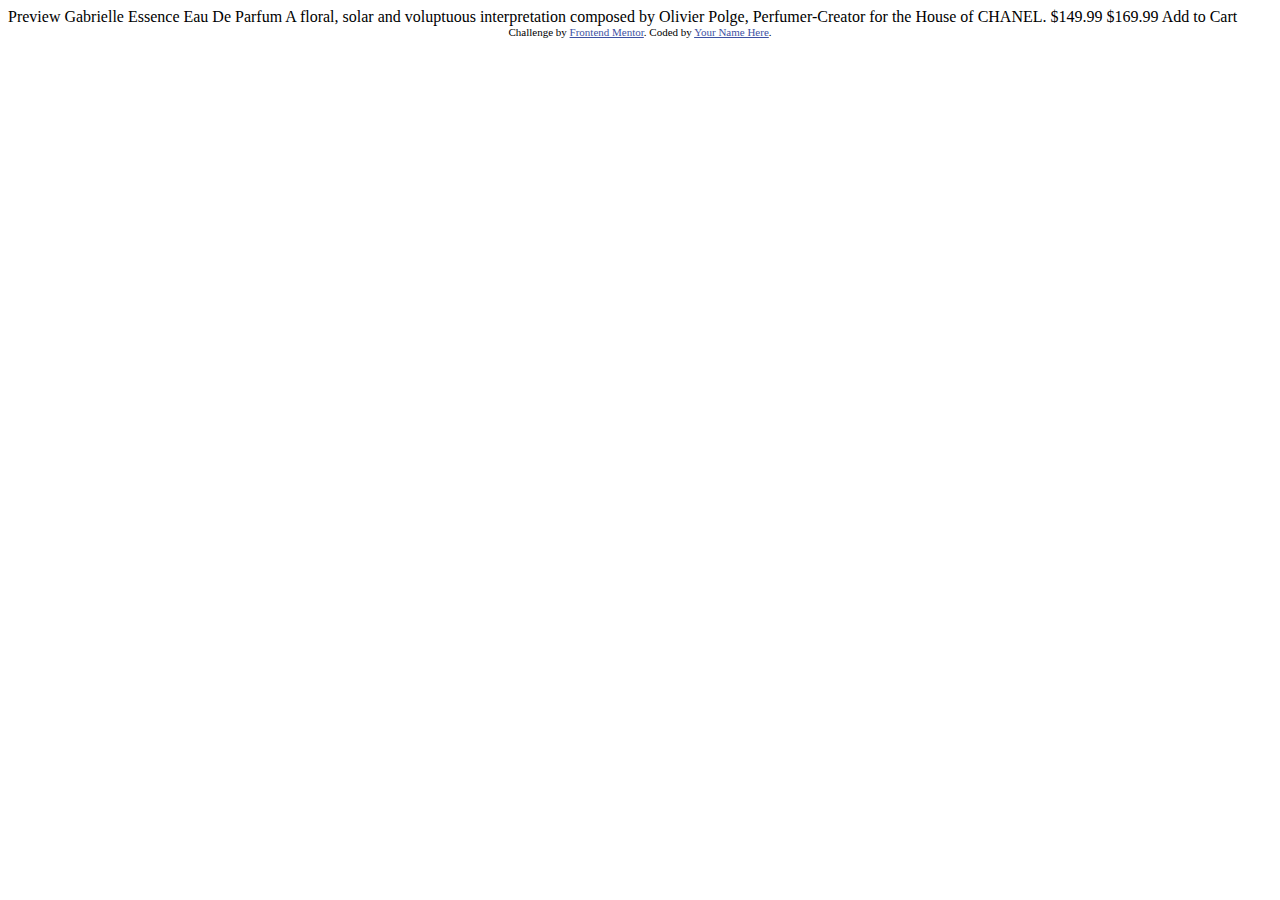
<file: 01_ProductPreviewCardComponent/index.html>
<!DOCTYPE html>
<html lang="en">
<head>
  <meta charset="UTF-8">
  <meta name="viewport" content="width=device-width, initial-scale=1.0"> <!-- displays site properly based on user's device -->

  <link rel="icon" type="image/png" sizes="32x32" href="./images/favicon-32x32.png">
  
  <title>Frontend Mentor | Product preview card component</title>

  <!-- Feel free to remove these styles or customise in your own stylesheet 👍 -->
  <style>
    .attribution { font-size: 11px; text-align: center; }
    .attribution a { color: hsl(228, 45%, 44%); }
  </style>
</head>
<body>

  Preview

  Gabrielle Essence Eau De Parfum

  A floral, solar and voluptuous interpretation composed by Olivier Polge, 
  Perfumer-Creator for the House of CHANEL.

  $149.99
  $169.99

  Add to Cart
  
  <div class="attribution">
    Challenge by <a href="https://www.frontendmentor.io?ref=challenge" target="_blank">Frontend Mentor</a>. 
    Coded by <a href="#">Your Name Here</a>.
  </div>
</body>
</html>
</file>
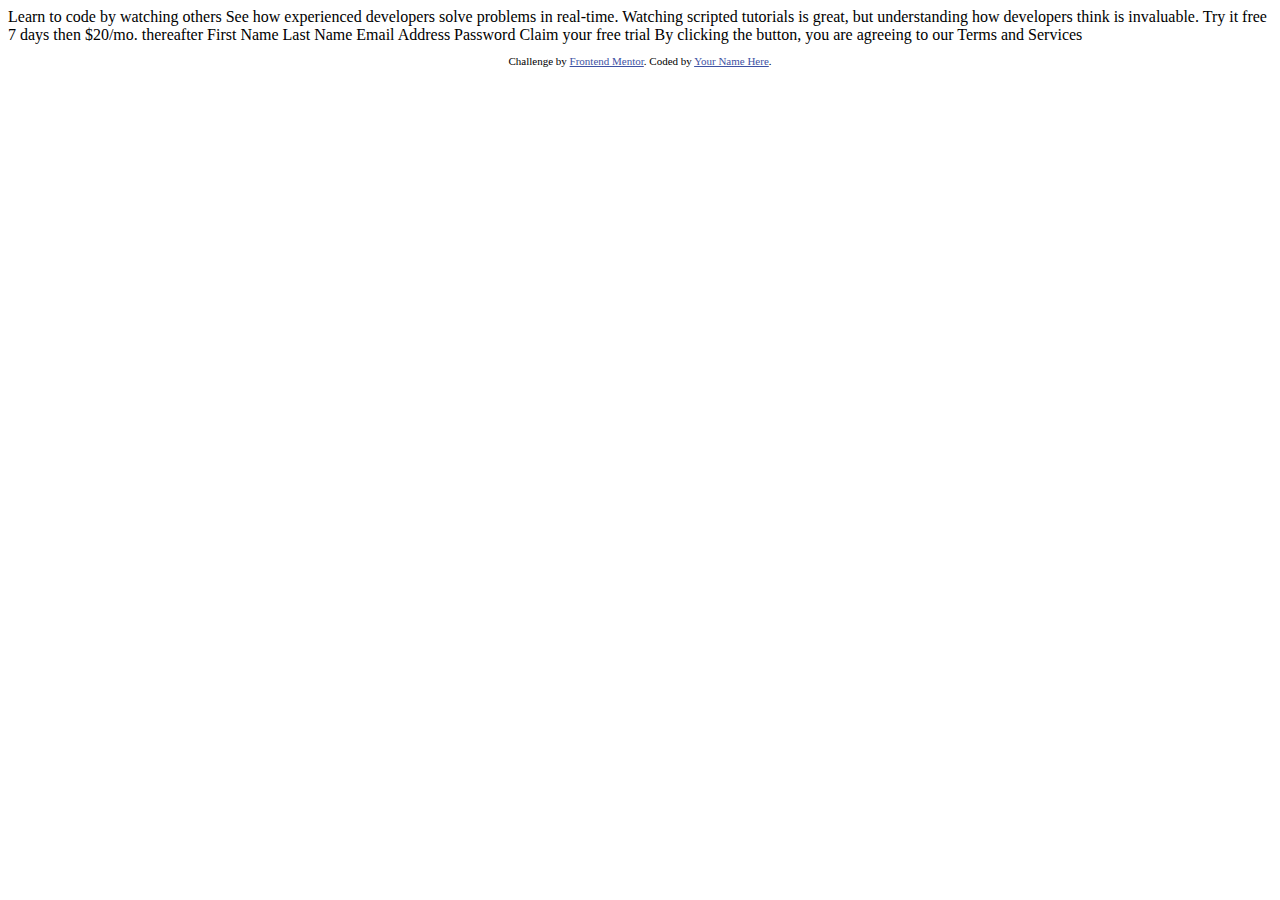
<file: 04_Sign_Up/index.html>
<!DOCTYPE html>
<html lang="en">
<head>
  <meta charset="UTF-8">
  <meta name="viewport" content="width=device-width, initial-scale=1.0"> <!-- displays site properly based on user's device -->

  <link rel="icon" type="image/png" sizes="32x32" href="./images/favicon-32x32.png">
  
  <title>Frontend Mentor | Intro component with sign up form</title>

  <!-- Feel free to remove these styles or customise in your own stylesheet 👍 -->
  <style>
    .attribution { font-size: 11px; text-align: center; }
    .attribution a { color: hsl(228, 45%, 44%); }
  </style>
</head>
<body>

  Learn to code by watching others

  See how experienced developers solve problems in real-time. Watching scripted tutorials is great, 
  but understanding how developers think is invaluable. 

  Try it free 7 days then $20/mo. thereafter

  First Name 
  Last Name 
  Email Address
  Password

  Claim your free trial 

  By clicking the button, you are agreeing to our Terms and Services
  
  <footer>
    <p class="attribution">
      Challenge by <a href="https://www.frontendmentor.io?ref=challenge" target="_blank">Frontend Mentor</a>. 
      Coded by <a href="#">Your Name Here</a>.
    </p>
  </footer>
</body>
</html>
</file>
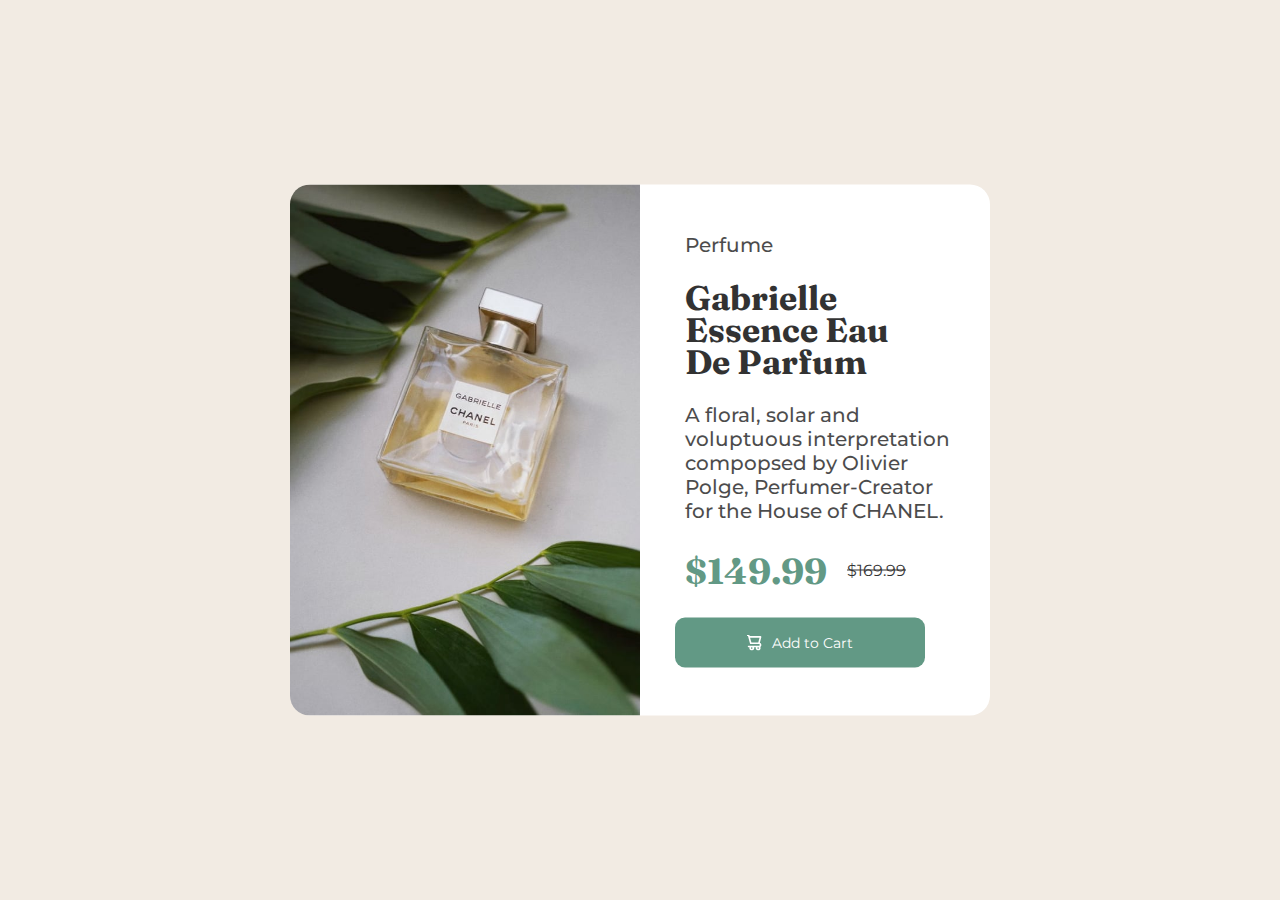
<file: 01_Product_Preview_Card_Component/solution/index.html>
<!DOCTYPE html>
<html lang="en">
  <head>
    <meta charset="UTF-8" />
    <meta name="viewport" content="width=device-width, initial-scale=1.0" />
    <!-- displays site properly based on user's device -->

    <link
      rel="icon"
      type="image/png"
      sizes="32x32"
      href="./images/favicon-32x32.png"
    />

    <link rel="preconnect" href="https://fonts.googleapis.com" />
    <link rel="preconnect" href="https://fonts.gstatic.com" crossorigin />
    <link
      href="https://fonts.googleapis.com/css2?family=Fraunces:opsz,wght@9..144,700&family=Montserrat:wght@500;700&display=swap"
      rel="stylesheet"
    />

    <title>Frontend Mentor | Product preview card component</title>

    <link rel="stylesheet" href="./style.css" />
    <style>
      .attribution {
        font-size: 11px;
        text-align: center;
      }
      .attribution a {
        color: hsl(228, 45%, 44%);
      }
    </style>
  </head>
  <body>
    <div id="box">
      <div class="img_box">
        <img
          src="../images/image-product-desktop.jpg"
          alt="Perfume"
          width="350"
          id="product"
        />
      </div>
      <article class="white">
        <section id="product_category" class="white thin">Perfume</section>
        <section id="title" class="white">
          Gabrielle Essence Eau De Parfum
        </section>
        <section id="text" class="white thin">
          A floral, solar and voluptuous interpretation compopsed by Olivier
          Polge, Perfumer-Creator for the House of CHANEL.
        </section>
        <section id="price" class="white">
          <div id="price_tag" class="white">$149.99</div>
          <div id="without_discount_price" class="white">$169.99</div>
        </section>
        <button id="add_to_cart">
          <img src="../images/icon-cart.svg" id="cart" /> Add to Cart
        </button>
      </article>
    </div>
  </body>
</html>
</file>
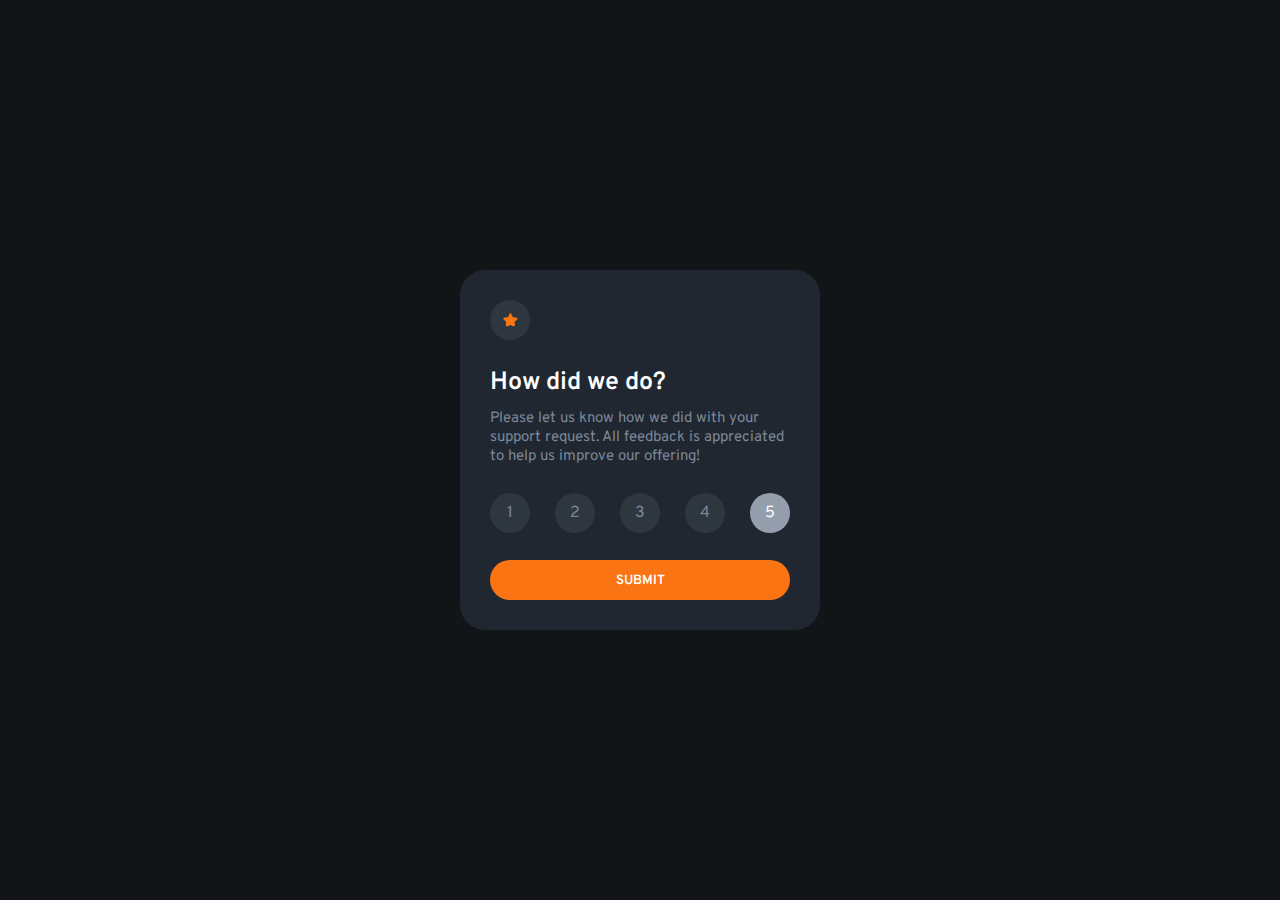
<file: 02_Interactive_Rating_Component/solution/index.html>
<!DOCTYPE html>
<html lang="en">
  <head>
    <meta charset="UTF-8" />
    <meta name="viewport" content="width=device-width, initial-scale=1.0" />
    <!-- displays site properly based on user's device -->

    <link
      rel="icon"
      type="image/png"
      sizes="32x32"
      href="../images/favicon-32x32.png"
    />

    <title>Frontend Mentor | Interactive rating component</title>

    <link rel="stylesheet" href="./style.css" />

    <link rel="preconnect" href="https://fonts.googleapis.com" />
    <link rel="preconnect" href="https://fonts.gstatic.com" crossorigin />
    <link
      href="https://fonts.googleapis.com/css2?family=Overpass:wght@400;700&display=swap"
      rel="stylesheet"
    />

    <script src="./functionality.js"></script>
  </head>
  <body>
    <!-- Rating state start -->

    <div class="font rating_box">
      <div class="star"><img src="../images/icon-star.svg" /></div>

      <div class="text_start">
        <h1>How did we do?</h1>

        <p>
          Please let us know how we did with your support request. All feedback
          is appreciated to help us improve our offering!
        </p>
      </div>

      <div class="rating_numbers">
        <label class="label1">
          <input type="radio" value="1" name="rating" />
          <div class="circle">1</div>
        </label>
        <label class="label2">
          <input type="radio" value="2" name="rating" />
          <div class="circle">2</div>
        </label>
        <label class="label3">
          <input type="radio" value="3" name="rating" />
          <div class="circle">3</div>
        </label>
        <label class="label4">
          <input type="radio" value="4" name="rating" />
          <div class="circle">4</div>
        </label>
        <label class="label5">
          <input type="radio" value="5" name="rating" checked />
          <div class="circle">5</div>
        </label>
      </div>

      <button class="orange_white font" onclick="change_div()">SUBMIT</button>
    </div>

    <!-- Thank you state start -->

    <div class="thank_you_box font">
      <img src="../images/illustration-thank-you.svg" />

      <div class="blue_orange">
        You selected&nbsp;<span id="choice"></span>&nbsp;out of 5
      </div>

      <div class="text_end">
        <h1>Thank you!</h1>

        <p>
          We appreciate you taking the time to give a rating. If you ever need
          more support, don’t hesitate to get in touch!
        </p>
      </div>
    </div>
  </body>
</html>
</file>
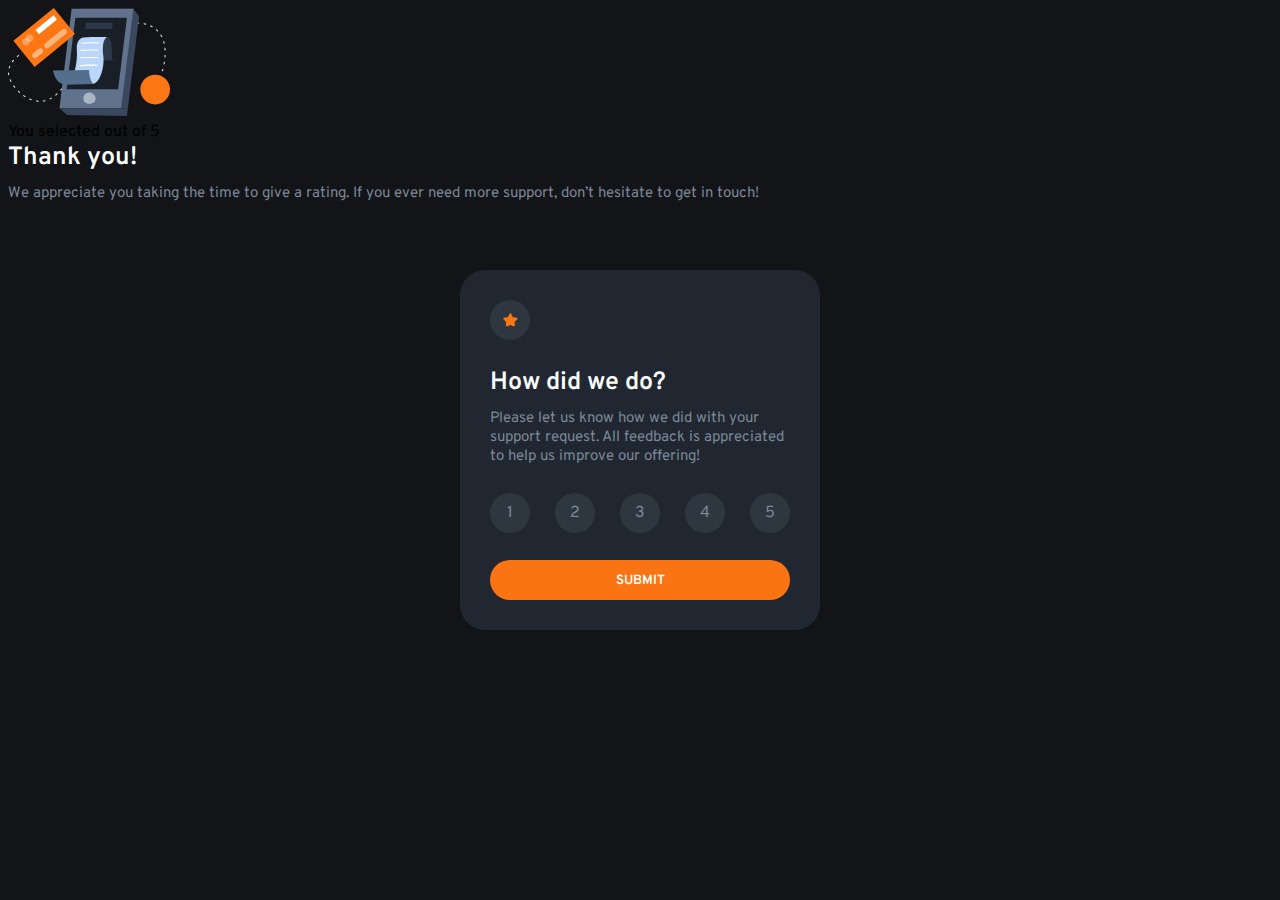
<file: 02_InteractiveRatingComponent/solution/index.html>
<!DOCTYPE html>
<html lang="en">
  <head>
    <meta charset="UTF-8" />
    <meta name="viewport" content="width=device-width, initial-scale=1.0" />
    <!-- displays site properly based on user's device -->

    <link
      rel="icon"
      type="image/png"
      sizes="32x32"
      href="../images/favicon-32x32.png"
    />

    <script src="./functionality.js"></script>

    <title>Frontend Mentor | Interactive rating component</title>

    <link rel="stylesheet" href="./style.css" />

    <link rel="preconnect" href="https://fonts.googleapis.com" />
    <link rel="preconnect" href="https://fonts.gstatic.com" crossorigin />
    <link
      href="https://fonts.googleapis.com/css2?family=Overpass:wght@400;700&display=swap"
      rel="stylesheet"
    />
  </head>
  <body>
    <!-- Rating state start -->

    <div class="font rating_box">
      <div class="star"><img src="../images/icon-star.svg" /></div>

      <div class="text">
        <h1>How did we do?</h1>

        <p>
          Please let us know how we did with your support request. All feedback
          is appreciated to help us improve our offering!
        </p>
      </div>

      <div class="rating_numbers">
        <label class="label1">
          <input type="radio" value="1" name="rating" />
          <div class="circle">1</div>
        </label>
        <label class="label2">
          <input type="radio" value="2" name="rating" />
          <div class="circle">2</div>
        </label>
        <label class="label3">
          <input type="radio" value="3" name="rating" />
          <div class="circle">3</div>
        </label>
        <label class="label4">
          <input type="radio" value="4" name="rating" />
          <div class="circle">4</div>
        </label>
        <label class="label5">
          <input type="radio" value="5" name="rating" />
          <div class="circle">5</div>
        </label>
      </div>

      <button class="orange_white font" onclick="change_div()">SUBMIT</button>
    </div>

    <!-- Thank you state start -->

    <div id="thank_you_box" class="font">
      <img src="../images/illustration-thank-you.svg" />

      <div>You selected out of 5</div>

      <h1>Thank you!</h1>

      <p>
        We appreciate you taking the time to give a rating. If you ever need
        more support, don’t hesitate to get in touch!
      </p>
    </div>
  </body>
</html>
</file>
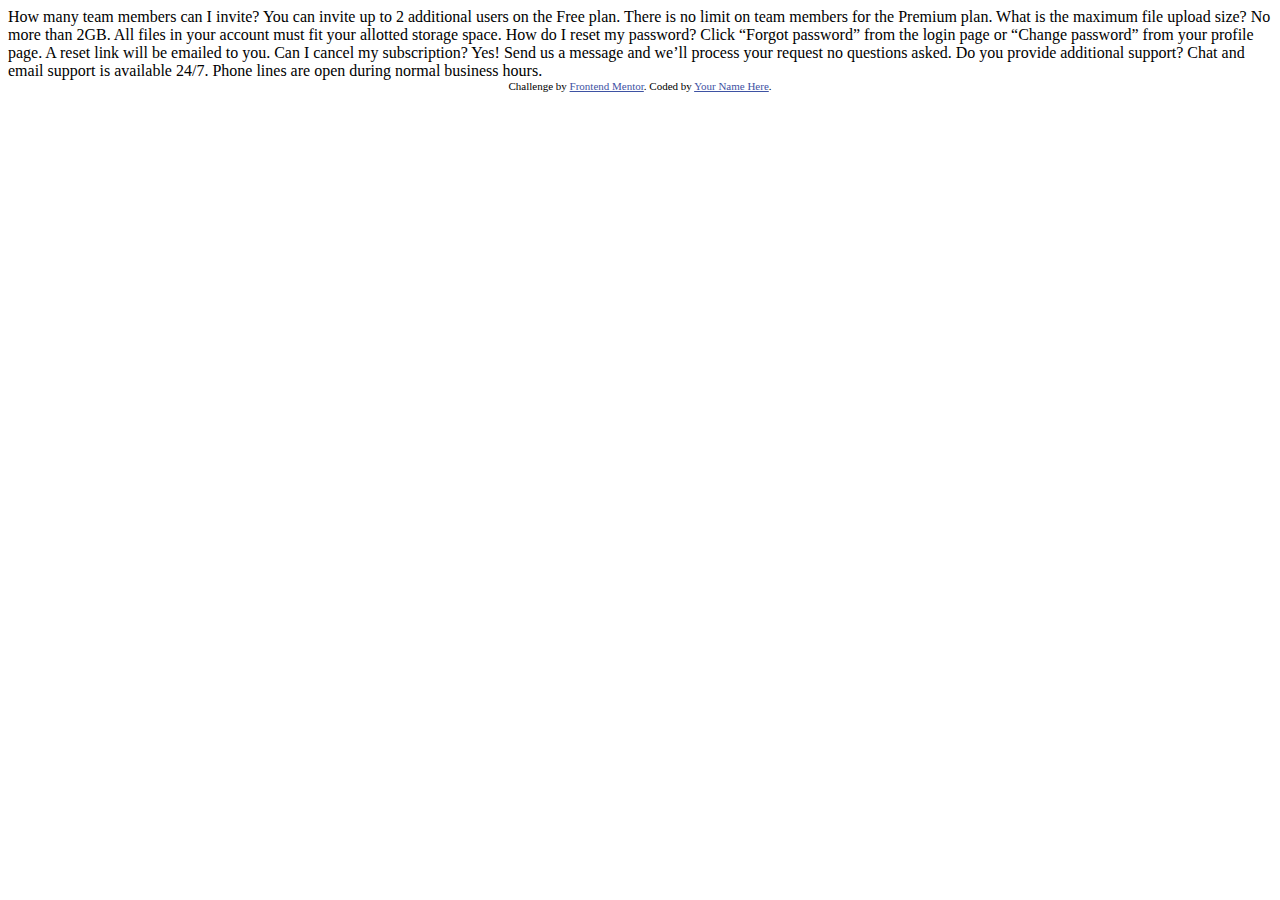
<file: 03_FAQ_Accordion_Card/solution/index.html>
<!DOCTYPE html>
<html lang="en">
  <head>
    <meta charset="UTF-8" />
    <meta name="viewport" content="width=device-width, initial-scale=1.0" />
    <!-- displays site properly based on user's device -->

    <link
      rel="icon"
      type="image/png"
      sizes="32x32"
      href="./images/favicon-32x32.png"
    />

    <title>Frontend Mentor | FAQ Accordion Card</title>

    <!-- Feel free to remove these styles or customise in your own stylesheet 👍 -->
    <style>
      .attribution {
        font-size: 11px;
        text-align: center;
      }
      .attribution a {
        color: hsl(228, 45%, 44%);
      }
    </style>
  </head>
  <body>
    How many team members can I invite? You can invite up to 2 additional users
    on the Free plan. There is no limit on team members for the Premium plan.
    What is the maximum file upload size? No more than 2GB. All files in your
    account must fit your allotted storage space. How do I reset my password?
    Click “Forgot password” from the login page or “Change password” from your
    profile page. A reset link will be emailed to you. Can I cancel my
    subscription? Yes! Send us a message and we’ll process your request no
    questions asked. Do you provide additional support? Chat and email support
    is available 24/7. Phone lines are open during normal business hours.

    <div class="attribution">
      Challenge by
      <a href="https://www.frontendmentor.io?ref=challenge" target="_blank"
        >Frontend Mentor</a
      >. Coded by <a href="#">Your Name Here</a>.
    </div>
  </body>
</html>
</file>
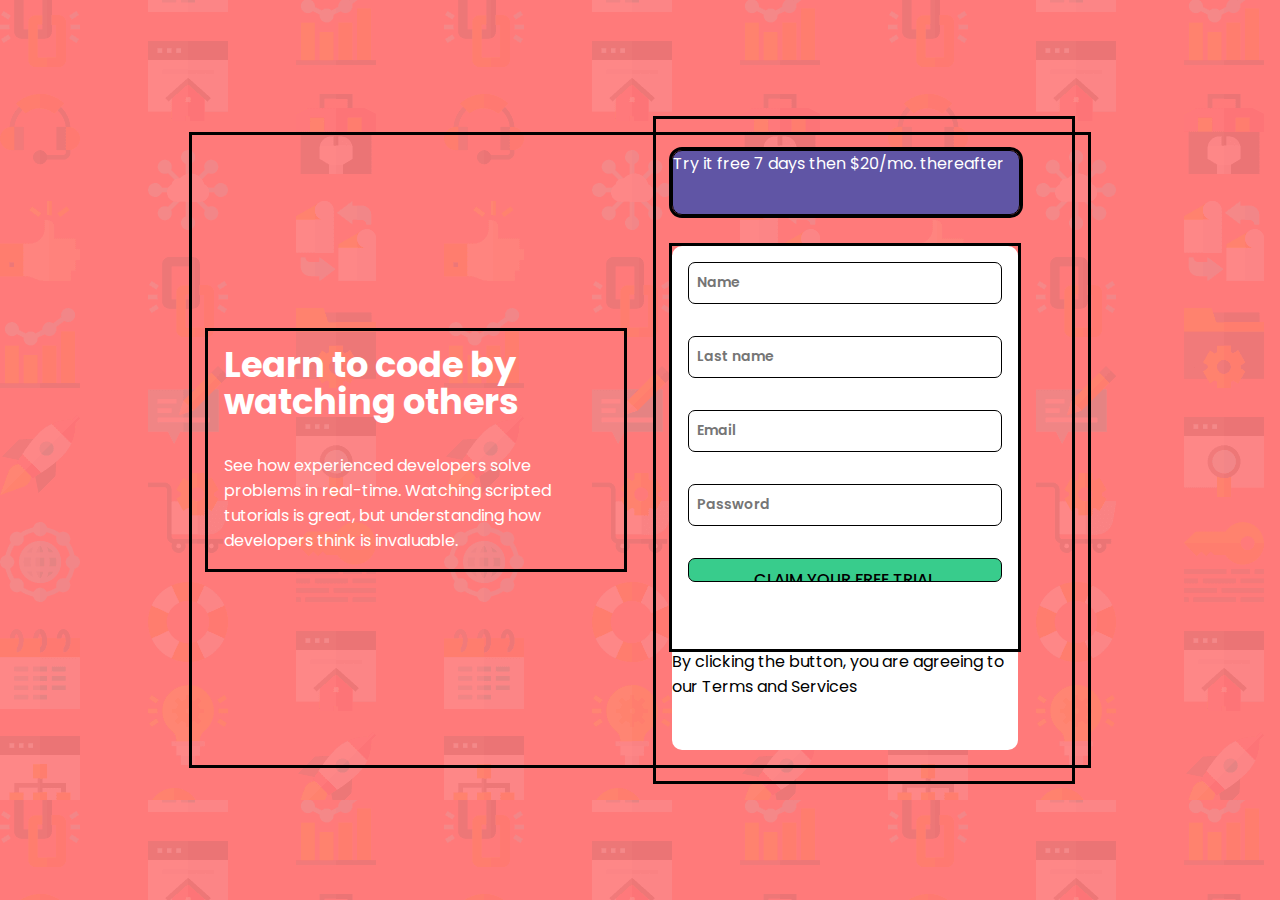
<file: 04_Sign_Up/solution/index.html>
<!DOCTYPE html>
<html lang="en">
  <head>
    <meta charset="UTF-8" />
    <meta name="viewport" content="width=device-width, initial-scale=1.0" />
    <!-- displays site properly based on user's device -->

    <link
      rel="icon"
      type="image/png"
      sizes="32x32"
      href="./images/favicon-32x32.png"
    />

    <link rel="stylesheet" href="./style.css" />

    <title>Frontend Mentor | Intro component with sign up form</title>

    <link rel="preconnect" href="https://fonts.googleapis.com" />
    <link rel="preconnect" href="https://fonts.gstatic.com" crossorigin />
    <link
      href="https://fonts.googleapis.com/css2?family=Poppins:wght@400;500;600;700&display=swap"
      rel="stylesheet"
    />
    <style>
      @import url("https://fonts.googleapis.com/css2?family=Poppins:wght@400;500;600;700&display=swap");
    </style>
  </head>
  <body>
    <div class="container">
      <div class="learn-to-code">
        <h1>Learn to code by watching others</h1>
        <p>
          See how experienced developers solve problems in real-time. Watching
          scripted tutorials is great, but understanding how developers think is
          invaluable.
        </p>
      </div>
      <div class="log-in-section">
        <div class="try-it-for-free">
          Try it free 7 days then $20/mo. thereafter
        </div>
        <div class="white-area">
          <div class="fields">
            <input type="text" name="first-name" id="name" placeholder="Name" />
            <input
              type="text"
              name="last-name"
              id="last-name"
              placeholder="Last name"
            />
            <input type="email" name="email" id="email" placeholder="Email" />
            <input
              type="password"
              name="password"
              id="password"
              placeholder="Password"
            />
            <input id="claim" type="button" value="CLAIM YOUR FREE TRIAL" />
          </div>
          <div class="terms-and-services">
            By clicking the button, you are agreeing to our Terms and Services
          </div>
        </div>
      </div>
    </div>
  </body>
</html>
</file>
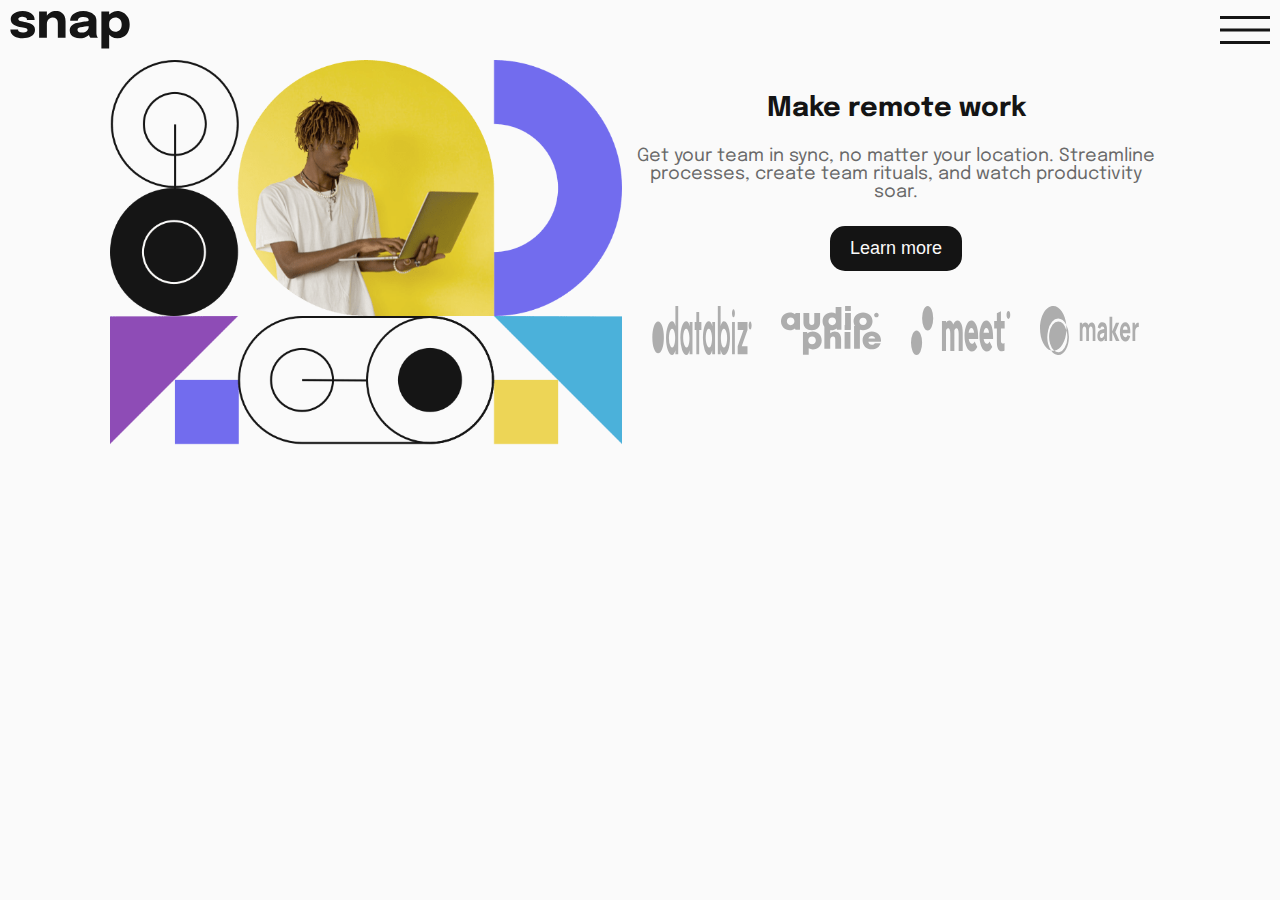
<file: 05_Intro_section_with_dropdown_navigation/solution/index.html>
<!DOCTYPE html>
<html lang="en">
  <head>
    <meta charset="UTF-8" />
    <meta name="viewport" content="width=device-width, initial-scale=1.0" />
    <!-- displays site properly based on user's device -->

    <link
      rel="icon"
      type="image/png"
      sizes="32x32"
      href="./images/favicon-32x32.png"
    />
    <link rel="stylesheet" href="./style.css" />
    <title>Frontend Mentor | Intro section with dropdown navigation</title>
  </head>
  <body>
    <nav class="site-nav">
      <img src="../images/logo.svg" alt="logo" class="logo" />
      <img src="../images/icon-menu.svg" alt="menu" class="menu" />
      <ul>
        <li>Features</li>
        <li>Company</li>
        <li>Careers</li>
        <li>About</li>
      </ul>
      <button class="btn-login">Login</button>
      <button class="btn-Register">Register</button>
    </nav>

    <section id="main">
      <img src="../images/image-hero-mobile.png" alt="hero" class="hero-android" />
      <img src="../images/image-hero-desktop.png" alt="hero" class="hero-desktop">
      <div class="main-container">
        <div class="main-text">
          <h1>Make remote work</h1>
          <p>
            Get your team in sync, no matter your location. Streamline
            processes, create team rituals, and watch productivity soar.
          </p>
          <button class="learn-more">Learn more</button>
        </div>
        <div class="icons-bottom">
          <img src="../images/client-databiz.svg" alt="databiz" />
          <img src="../images/client-audiophile.svg" alt="adiophile" />
          <img src="../images/client-meet.svg" alt="meet" />
          <img src="../images/client-maker.svg" alt="maker" />
        </div>
      </div>
    </section>
  </body>
</html>
</file>
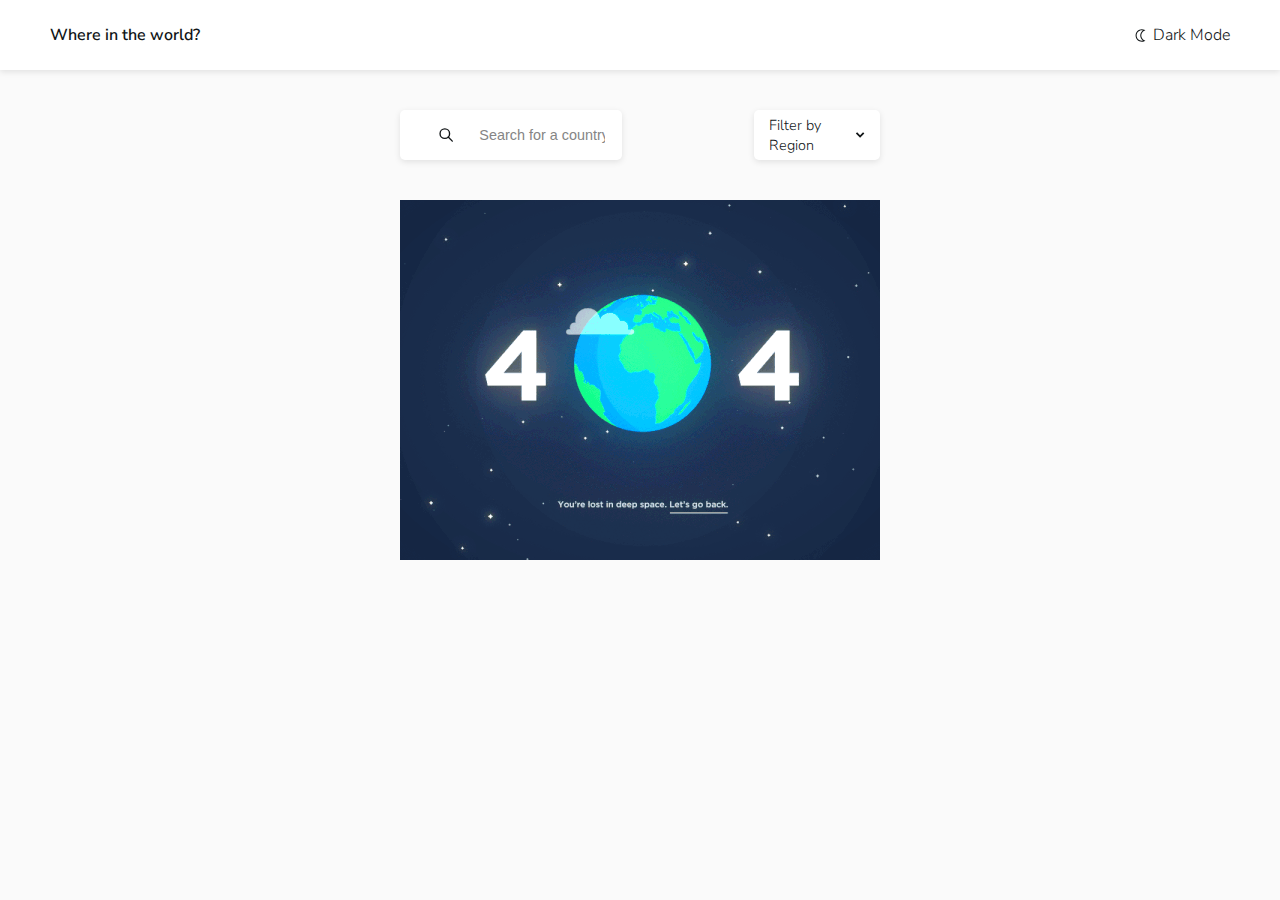
<file: 06_Rest_countries_api_with_color_them_switcher_master/solution/index.html>
<!DOCTYPE html>
<html lang="en">
  <head>
    <meta charset="UTF-8" />
    <meta http-equiv="X-UA-Compatible" content="IE=edge" />
    <meta name="viewport" content="width=device-width, initial-scale=1.0" />
    <link rel="preconnect" href="https://fonts.googleapis.com" />
    <link rel="preconnect" href="https://fonts.gstatic.com" crossorigin />
    <link
      href="https://fonts.googleapis.com/css2?family=Nunito+Sans:wght@300;600;800&display=swap"
      rel="stylesheet"
    />
    <link rel="icon" href="./icons/countries.png" />
    <link rel="stylesheet" href="./styles.css" />
    <script type="module" src="./index.js"></script>
    <title>REST Countries</title>
  </head>
  <body>
    <header class="shadow">
      <h2>Where in the world?</h2>
      <button id="btnDarkMode">
        <svg
          width="24"
          height="24"
          viewBox="0 0 24 24"
          xmlns="http://www.w3.org/2000/svg"
          xmlns:xlink="http://www.w3.org/1999/xlink"
        >
          <rect
            width="24"
            height="24"
            stroke="none"
            fill="#000000"
            opacity="0"
          />

          <g transform="matrix(0.83 0 0 0.83 12 12)">
            <path
              style="
                stroke: none;
                stroke-width: 1;
                stroke-dasharray: none;
                stroke-linecap: butt;
                stroke-dashoffset: 0;
                stroke-linejoin: miter;
                stroke-miterlimit: 4;
                fill-rule: nonzero;
                opacity: 1;
              "
              transform=" translate(-16.47, -16)"
              d="M 19 4 C 12.384534 4 7 9.3845336 7 16 C 7 22.615466 12.384534 28 19 28 C 20.75121 28 22.413314 27.614169 23.910156 26.941406 L 25.939453 26.029297 L 23.910156 25.117188 C 20.430069 23.55392 18 20.071641 18 16 C 18 11.928359 20.430069 8.4460796 23.910156 6.8828125 L 25.939453 5.9707031 L 23.910156 5.0585938 C 22.413314 4.3858314 20.75121 4 19 4 z M 19 6 C 19.692536 6 20.289975 6.2841646 20.941406 6.4199219 C 17.977941 8.6045028 16 12.043236 16 16 C 16 19.956764 17.977941 23.395497 20.941406 25.580078 C 20.289975 25.715835 19.692536 26 19 26 C 13.465466 26 9 21.534534 9 16 C 9 10.465466 13.465466 6 19 6 z"
              stroke-linecap="round"
            />
          </g>
        </svg>
        Dark Mode
      </button>
    </header>
    <div class="element-centering">
      <main>
        <div class="search-filter">
          <div class="search-bar shadow">
            <svg
              id="searchButton"
              width="24"
              height="24"
              viewBox="0 0 24 24"
              xmlns="http://www.w3.org/2000/svg"
              xmlns:xlink="http://www.w3.org/1999/xlink"
            >
              <rect
                width="24"
                height="24"
                stroke="none"
                fill="#000000"
                opacity="0"
              />

              <g transform="matrix(1 0 0 1 12 12)">
                <g transform="matrix(1 0 0 1 0 0)">
                  <path
                    style="
                      stroke: none;
                      stroke-width: 2;
                      stroke-dasharray: none;
                      stroke-linecap: round;
                      stroke-dashoffset: 0;
                      stroke-linejoin: round;
                      stroke-miterlimit: 4;
                      fill: none;
                      fill-rule: nonzero;
                      opacity: 1;
                    "
                    transform=" translate(-12, -12)"
                    d="M 0 0 L 24 0 L 24 24 L 0 24 z"
                    stroke-linecap="round"
                  />
                </g>
                <g transform="matrix(1 0 0 1 -2 -2)">
                  <circle
                    style="
                      stroke-width: 2;
                      stroke-dasharray: none;
                      stroke-linecap: round;
                      stroke-dashoffset: 0;
                      stroke-linejoin: round;
                      stroke-miterlimit: 4;
                      fill: none;
                      fill-rule: nonzero;
                      opacity: 1;
                    "
                    cx="0"
                    cy="0"
                    r="7"
                  />
                </g>
                <g transform="matrix(1 0 0 1 6 6)">
                  <line
                    style="
                      stroke-width: 2;
                      stroke-dasharray: none;
                      stroke-linecap: round;
                      stroke-dashoffset: 0;
                      stroke-linejoin: round;
                      stroke-miterlimit: 4;
                      fill: none;
                      fill-rule: nonzero;
                      opacity: 1;
                    "
                    x1="3"
                    y1="3"
                    x2="-3"
                    y2="-3"
                  />
                </g>
              </g>
            </svg>
            <input type="text" placeholder="Search for a country..." />
          </div>
          <div class="dropdown-container shadow">
            <div class="filter-button" id="filterButton">
              <h3>Filter by Region</h3>
              <svg
                width="24"
                height="24"
                viewBox="0 0 24 24"
                xmlns="http://www.w3.org/2000/svg"
                xmlns:xlink="http://www.w3.org/1999/xlink"
              >
                <rect
                  width="24"
                  height="24"
                  stroke="none"
                  fill="#000000"
                  opacity="0"
                />

                <g transform="matrix(1.06 0 0 1.06 12 12)">
                  <path
                    style="
                      stroke: none;
                      stroke-width: 1;
                      stroke-dasharray: none;
                      stroke-linecap: butt;
                      stroke-dashoffset: 0;
                      stroke-linejoin: miter;
                      stroke-miterlimit: 4;

                      fill-rule: nonzero;
                      opacity: 1;
                    "
                    transform=" translate(-13, -13.71)"
                    d="M 6.414063 7.585938 L 3.585938 10.414063 L 13 19.828125 L 22.414063 10.414063 L 19.585938 7.585938 L 13 14.171875 Z"
                    stroke-linecap="round"
                  />
                </g>
              </svg>
            </div>
            <div class="options shadow">
              <h3>Africa</h3>
              <h3>America</h3>
              <h3>Asia</h3>
              <h3>Europe</h3>
              <h3>Oceania</h3>
            </div>
          </div>
        </div>

        <div class="countries-container">
          <!-- Populate country boxes from js file -->
        </div>
      </main>
    </div>
  </body>
</html>
</file>
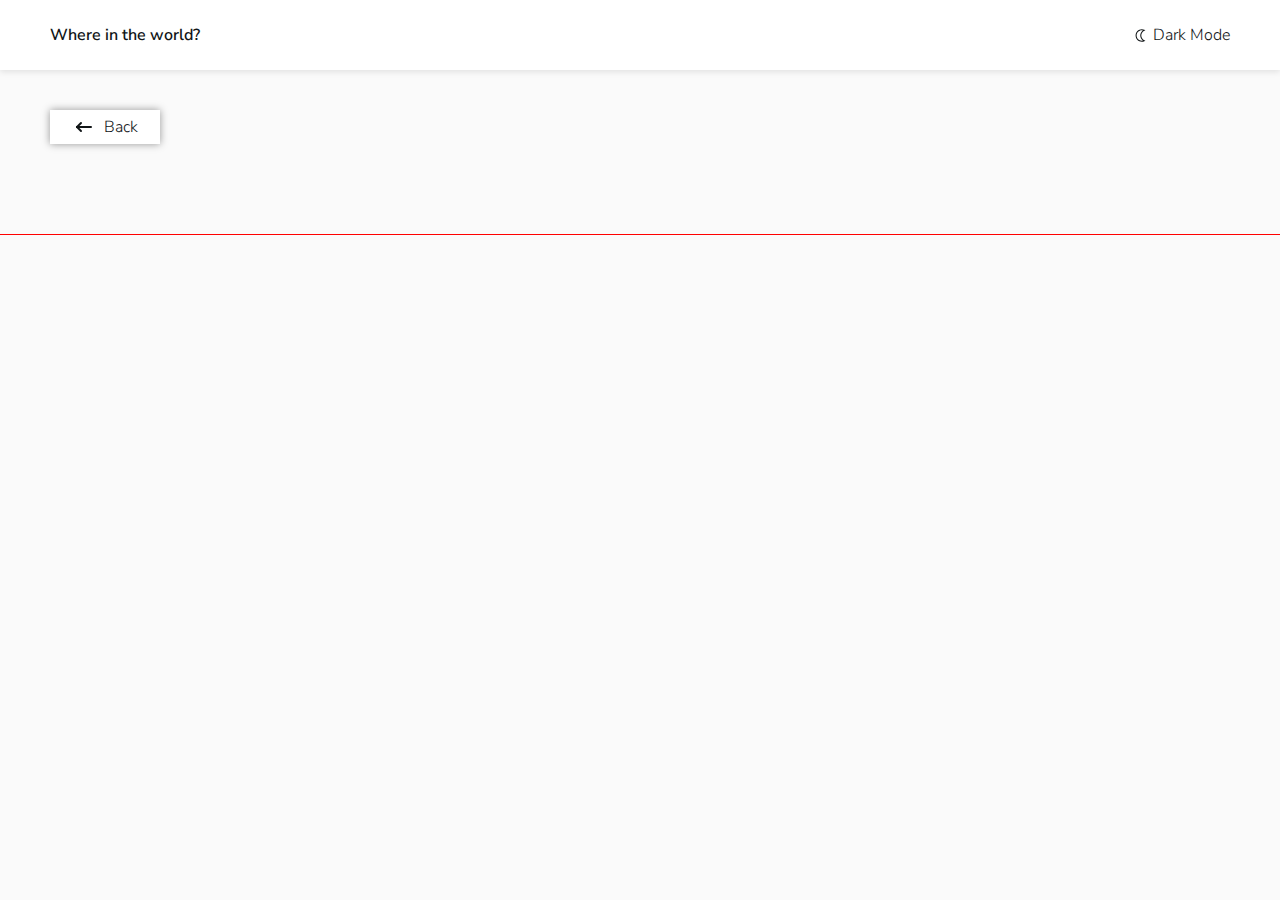
<file: 06_Rest_countries_api_with_color_them_switcher_master/solution/country.html>
<!DOCTYPE html>
<html lang="en">
  <head>
    <meta charset="UTF-8" />
    <meta name="viewport" content="width=device-width, initial-scale=1.0" />
    <link rel="preconnect" href="https://fonts.googleapis.com" />
    <link rel="preconnect" href="https://fonts.gstatic.com" crossorigin />
    <link
      href="https://fonts.googleapis.com/css2?family=Nunito+Sans:wght@300;600;800&display=swap"
      rel="stylesheet"
    />
    <title>Country</title>
    <link rel="icon" href="./icons/countries.png" />
    <link rel="stylesheet" href="./styles.css" />
    <script type="module" src="./country.js" defer></script>
  </head>
  <body>
    <header class="shadow">
      <h2>Where in the world?</h2>
      <button id="btnDarkMode">
        <svg
          width="24"
          height="24"
          viewBox="0 0 24 24"
          xmlns="http://www.w3.org/2000/svg"
          xmlns:xlink="http://www.w3.org/1999/xlink"
        >
          <rect
            width="24"
            height="24"
            stroke="none"
            fill="#000000"
            opacity="0"
          />

          <g transform="matrix(0.83 0 0 0.83 12 12)">
            <path
              style="
                stroke: none;
                stroke-width: 1;
                stroke-dasharray: none;
                stroke-linecap: butt;
                stroke-dashoffset: 0;
                stroke-linejoin: miter;
                stroke-miterlimit: 4;
                fill-rule: nonzero;
                opacity: 1;
              "
              transform=" translate(-16.47, -16)"
              d="M 19 4 C 12.384534 4 7 9.3845336 7 16 C 7 22.615466 12.384534 28 19 28 C 20.75121 28 22.413314 27.614169 23.910156 26.941406 L 25.939453 26.029297 L 23.910156 25.117188 C 20.430069 23.55392 18 20.071641 18 16 C 18 11.928359 20.430069 8.4460796 23.910156 6.8828125 L 25.939453 5.9707031 L 23.910156 5.0585938 C 22.413314 4.3858314 20.75121 4 19 4 z M 19 6 C 19.692536 6 20.289975 6.2841646 20.941406 6.4199219 C 17.977941 8.6045028 16 12.043236 16 16 C 16 19.956764 17.977941 23.395497 20.941406 25.580078 C 20.289975 25.715835 19.692536 26 19 26 C 13.465466 26 9 21.534534 9 16 C 9 10.465466 13.465466 6 19 6 z"
              stroke-linecap="round"
            />
          </g>
        </svg>
        Dark Mode
      </button>
    </header>
    <div class="element-centering">
      <main class="country-main">
        <button class="back">
          <svg
            id="arrow-narrow-left_24"
            width="24"
            height="24"
            viewBox="0 0 24 24"
            xmlns="http://www.w3.org/2000/svg"
            xmlns:xlink="http://www.w3.org/1999/xlink"
          >
            <rect
              width="24"
              height="24"
              stroke="none"
              fill="#000000"
              opacity="0"
            />
            <g transform="matrix(1 0 0 1 12 12)">
              <g transform="matrix(1 0 0 1 0 0)">
                <path
                  style="
                    stroke: none;
                    stroke-width: 2;
                    stroke-dasharray: none;
                    stroke-linecap: round;
                    stroke-dashoffset: 0;
                    stroke-linejoin: round;
                    stroke-miterlimit: 4;
                    fill: none;
                    fill-rule: nonzero;
                    opacity: 1;
                  "
                  transform=" translate(-12, -12)"
                  d="M 0 0 L 24 0 L 24 24 L 0 24 z"
                  stroke-linecap="round"
                />
              </g>
              <g transform="matrix(1 0 0 1 0 0)">
                <line
                  style="
                    stroke-width: 2;
                    stroke-dasharray: none;
                    stroke-linecap: round;
                    stroke-dashoffset: 0;
                    stroke-linejoin: round;
                    stroke-miterlimit: 4;
                    fill: none;
                    fill-rule: nonzero;
                    opacity: 1;
                  "
                  x1="-7"
                  y1="0"
                  x2="7"
                  y2="0"
                />
              </g>
              <g transform="matrix(1 0 0 1 -5 2)">
                <line
                  style="
                    stroke-width: 2;
                    stroke-dasharray: none;
                    stroke-linecap: round;
                    stroke-dashoffset: 0;
                    stroke-linejoin: round;
                    stroke-miterlimit: 4;
                    fill: none;
                    fill-rule: nonzero;
                    opacity: 1;
                  "
                  x1="-2"
                  y1="-2"
                  x2="2"
                  y2="2"
                />
              </g>
              <g transform="matrix(1 0 0 1 -5 -2)">
                <line
                  style="
                    stroke-width: 2;
                    stroke-dasharray: none;
                    stroke-linecap: round;
                    stroke-dashoffset: 0;
                    stroke-linejoin: round;
                    stroke-miterlimit: 4;
                    fill: none;
                    fill-rule: nonzero;
                    opacity: 1;
                  "
                  x1="-2"
                  y1="2"
                  x2="2"
                  y2="-2"
                />
              </g>
            </g>
          </svg>
          Back
        </button>
        <div class="country-container">
          <!-- Populated by js -->
        </div>
      </main>
    </div>
  </body>
</html>
</file>
<file: 01_Product_Preview_Card_Component/solution/style.css>
* {
    font-size: 25px;
    font-family: 'Montserrat', sans-serif;
    background-color: hsl(30, 38%, 92%);
    /* outline-style: solid; */
    outline-color: blueviolet;
}

article {
    box-sizing: content-box;
    margin: 35px;
    display: flex;
    flex-direction: column;
    justify-content: space-around;
}

#box {
    position: absolute;
    left: 50%;
    top: 50%;
    transform: translate(-50%, -50%);
    width: 700px;
    display: flex;
    background-color: white;
    border-radius: 20px;
}

.thin {
    font-weight: 500;
    opacity: 0.7;
    font-size: 20px;
}

button {
    background-color: hsl(158, 36%, 37%);
    color: white;
    font-size: 14px;
    width: 250px;
    height: 50px;
    border: none;
    border-radius: 10px;
    opacity: 0.8;
    display: flex;
    align-items: center;
    justify-content: center;
}

button:hover, #cart:hover {
    background-color: #1A4031;
}

#title {
    font-family: 'Fraunces', serif;
    width: 80%;
    font-weight: 700;
    font-size: 34px;
    line-height: 32px;
    opacity: 0.8;
}

#price {
    display: flex;
}

#price_tag {
    margin-right: 20px;
    font-size: 36px;
    font-weight: 700;
    font-family: 'Fraunces', serif;
    opacity: 0.8;
    color: hsl(158, 36%, 37%);
}

#without_discount_price {
    display: flex;
    align-items: center;
    font-size: 16px;
    text-decoration: line-through;
    opacity: 0.8;
}

.white {
    background-color: white;
}

#product {
    border-radius: 20px 0px 0px 20px;
    height: 100%;
}

#cart {
    background-color: hsl(158, 36%, 37%);
    margin-right: 10px;
}

article > section {
    margin-left: 10px;
}
</file>
<file: 02_Interactive_Rating_Component/solution/style.css>
:root {
  --orange: hsl(25, 97%, 53%);
  --dark-blue: hsl(215, 21%, 16%);
  --very-dark-Blue: hsl(216, 12%, 8%);
  --medium-grey: hsl(216, 12%, 54%);
  --light-grey: hsl(217, 12%, 63%);
  --shadow-blue: #2e3740;
}

body {
  background-color: var(--very-dark-Blue);
}

/* Thank you box styling */
.thank_you_box {
  position: absolute;
  left: 50%;
  top: 50%;
  transform: translate(-50%, -50%);
  border-radius: 25px;
  background-color: var(--dark-blue);
  display: flex;
  justify-content: space-between;
  flex-direction: column;
  align-items: center;
  width: 300px;
  height: 300px;
  padding: 30px;
  display: none;
}

.blue_orange {
  background-color: var(--shadow-blue);
  color: var(--orange);
  width: 200px;
  height: 30px;
  border-radius: 25px;
  display: flex;
  justify-content: center;
  align-items: center;
  padding-top: 3px;
}

.text_end {
  display: flex;
  flex-direction: column;
  align-items: center;
  text-align: center;
}

.text_start {
  display: flex;
  flex-direction: column;
  align-items: flex-start;
}

/* Rating box styling */
.rating_box {
  position: absolute;
  left: 50%;
  top: 50%;
  transform: translate(-50%, -50%);
  border-radius: 25px;
  background-color: var(--dark-blue);
  display: flex;
  justify-content: space-between;
  flex-direction: column;
  align-items: flex-start;
  width: 300px;
  height: 300px;
  padding: 30px;
}

.font {
  font-family: "Overpass", sans-serif;
}

p {
  margin: 0;
  font-size: 15px;
  font-weight: 400;
  color: var(--medium-grey);
}

.grey {
  color: var(--medium-grey);
}

h1 {
  font-weight: 600;
  color: white;
  font-size: 25px;
  margin: 0;
  margin-bottom: 10px;
}

.orange_white {
  background-color: var(--orange);
  color: white;
}

.white_orange {
  background-color: white;
  color: var(--orange);
}

button {
  border: none;
  border-radius: 25px;
  width: 100%;
  height: 40px;
  font-weight: 600;
}

button:hover {
  background-color: white;
  color: var(--orange);
  cursor: pointer;
}

.circle {
  border-radius: 50%;
  background-color: var(--shadow-blue);
}

.rating_box img {
  border-radius: 50%;
  width: 15px;
}

.star {
  box-sizing: content-box;
  display: flex;
  align-items: center;
  justify-content: center;
  width: 40px;
  height: 40px;
  border-radius: 50%;
  background-color: var(--shadow-blue);
}

.rating_numbers label > div {
  width: 40px;
  height: 40px;
  display: flex;
  align-items: center;
  justify-content: space-around;
  color: var(--medium-grey);
}

.rating_numbers {
  width: 100%;
  display: flex;
  justify-content: space-between;
}

.rating_numbers label input {
  visibility: hidden;
  position: absolute;
}

.rating_numbers label div:hover {
  cursor: pointer;
  background-color: var(--orange);
  color: white;
}

.rating_numbers label > input:checked + div {
  background-color: var(--light-grey);
  color: white;
}
</file>
<file: 02_InteractiveRatingComponent/solution/style.css>
:root {
  --orange: hsl(25, 97%, 53%);
  --dark-blue: hsl(215, 21%, 16%);
  --very-dark-Blue: hsl(216, 12%, 8%);
  --medium-grey: hsl(216, 12%, 54%);
  --light-grey: hsl(217, 12%, 63%);
  --shadow-blue: #2e3740;
}

body {
  background-color: var(--very-dark-Blue);
}

/* Thank you box styling */
.thank_you_box {
  position: absolute;
  left: 50%;
  top: 50%;
  transform: translate(-50%, -50%);
  border-radius: 25px;
  background-color: var(--dark-blue);
  display: flex;
  justify-content: space-between;
  flex-direction: column;
  align-items: center;
  width: 300px;
  height: 300px;
  padding: 30px;
  display: none;
}

.blue_orange {
  background-color: var(--shadow-blue);
  color: var(--orange);
  width: 200px;
  height: 30px;
  border-radius: 25px;
  display: flex;
  justify-content: center;
  align-items: center;
  padding-top: 3px;
}

.text_end {
  display: flex;
  flex-direction: column;
  align-items: center;
  text-align: center;
}

.text_start {
  display: flex;
  flex-direction: column;
  align-items: flex-start;
}

/* Rating box styling */
.rating_box {
  position: absolute;
  left: 50%;
  top: 50%;
  transform: translate(-50%, -50%);
  border-radius: 25px;
  background-color: var(--dark-blue);
  display: flex;
  justify-content: space-between;
  flex-direction: column;
  align-items: flex-start;
  width: 300px;
  height: 300px;
  padding: 30px;
}

.font {
  font-family: "Overpass", sans-serif;
}

p {
  margin: 0;
  font-size: 15px;
  font-weight: 400;
  color: var(--medium-grey);
}

.grey {
  color: var(--medium-grey);
}

h1 {
  font-weight: 600;
  color: white;
  font-size: 25px;
  margin: 0;
  margin-bottom: 10px;
}

.orange_white {
  background-color: var(--orange);
  color: white;
}

.white_orange {
  background-color: white;
  color: var(--orange);
}

button {
  border: none;
  border-radius: 25px;
  width: 100%;
  height: 40px;
  font-weight: 600;
}

button:hover {
  background-color: white;
  color: var(--orange);
  cursor: pointer;
}

.circle {
  border-radius: 50%;
  background-color: var(--shadow-blue);
}

.rating_box img {
  border-radius: 50%;
  width: 15px;
}

.star {
  box-sizing: content-box;
  display: flex;
  align-items: center;
  justify-content: center;
  width: 40px;
  height: 40px;
  border-radius: 50%;
  background-color: var(--shadow-blue);
}

.rating_numbers label > div {
  width: 40px;
  height: 40px;
  display: flex;
  align-items: center;
  justify-content: space-around;
  color: var(--medium-grey);
}

.rating_numbers {
  width: 100%;
  display: flex;
  justify-content: space-between;
}

.rating_numbers label input {
  visibility: hidden;
  position: absolute;
}

.rating_numbers label div:hover {
  cursor: pointer;
  background-color: var(--orange);
  color: white;
}

.rating_numbers label > input:checked + div {
  background-color: var(--light-grey);
  color: white;
}
</file>
<file: 04_Sign_Up/solution/style.css>
* {
  --red: hsl(0, 100%, 74%);
  --green: hsl(154, 59%, 51%);
  --blue: hsl(248, 32%, 49%);
  --dark-blue: hsl(249, 10%, 26%);
  --grayish-blue: hsl(246, 25%, 77%);

  margin: 0;
  padding: 0;
  font-family: "Poppins", sans-serif;
}

.container,
.learn-to-code,
.log-in-section,
.try-it-for-free,
.fields {
  outline-style: solid;
  outline-color: black;
}

body {
  display: flex;
  justify-content: center;
  align-items: center;
  margin: 0 auto;
  height: 100vh;
  background-image: url(../images/bg-intro-desktop.png);
  background-color: var(--red);
}

.container {
  height: 70vh;
  width: 70vw;
  display: flex;
  align-items: center;
  flex-direction: row;
  justify-content: space-around;
}

.learn-to-code {
  display: flex;
  flex-direction: column;
  width: 50%;
  padding: 1rem;
  margin: 1rem;
  color: white;
}

.learn-to-code h1 {
  font-weight: 700;
  font-size: 2.2rem;
  margin: 0;
  line-height: 2.3rem;
  margin-bottom: 2rem;
}

.learn-to-code p {
  font-weight: 400;
  font-size: 1rem;
}

.log-in-section {
  display: flex;
  justify-content: space-around;
  flex-direction: column;
  width: 50%;
  height: 100%;
  padding: 1rem;
  margin: 1rem;
}

.white-area {
  width: 90%;
  border-radius: 10px;
  background-color: white;
  height: 80%;
}

.try-it-for-free {
  width: 90%;
  border-radius: 10px;
  height: 10%;
  border: solid black 0.5px;
  background-color: var(--blue);
  color: white;
}

.fields {
  display: flex;
  flex-direction: column;
  height: 80%;
}

.fields input {
  margin: 1rem 0;
  height: 1.5rem;
  font-size: 14px;
  font-weight: 600;
  padding: 0.5rem;
  margin: 1rem;
  border-radius: 7px;
  border: solid black 0.5px;
}

#claim {
  background-color: var(--green);
  font-size: 16px;
  font-weight: 500;
}
</file>
<file: 06_Rest_countries_api_with_color_them_switcher_master/solution/styles.css>
/* Variables */
:root {
  --dark-blue: hsl(209, 23%, 22%); /* Dark mode elements */
  --very-dark-blue: hsl(207, 26%, 17%); /* Dark mode background */
  --very-dark-blue-text: hsl(200, 15%, 8%); /* Light mode text */
  --dark-gray: hsl(0, 0%, 52%); /* Light mode input */
  --very-light-gray: hsl(0, 0%, 98%); /* Light mode background */
  --white: hsl(0, 0%, 100%); /* Dark mode text & light mode elements */
  --transition-delay: 0.3s;
}

/* Reset */
body,
button,
h1,
h2,
h3 {
  margin: 0;
  padding: 0;
}

button {
  all: unset;
  border: none;
  cursor: pointer;
}

/* Base styles */
body {
  /* White theme */
  --background-color: var(--very-light-gray);
  --text-color: var(--very-dark-blue-text);
  --input-color: var(--dark-gray);
  --elements-color: var(--white);

  color: var(--text-color);
  background-color: var(--background-color);
  min-width: 375px;
  overflow-x: hidden;
  font-family: "Nunito Sans", sans-serif;
  font-weight: 300;
  font-size: 16px;
  min-width: 375px;
  transition: var(--transition-delay);
}

body.dark {
  --background-color: var(--very-dark-blue);
  --elements-color: var(--dark-blue);
  --text-color: var(--white);
  --input-color: var(--white);
}

.shadow {
  box-shadow: rgba(0, 0, 0, 0.1) 0px 2px 6px;
}

h3 {
  font-weight: 300;
  font-size: 0.9rem;
}

h2 {
  font-weight: 600;
  font-size: 1rem;
}

h1 {
  font-weight: 800;
  font-size: 1.2rem;
}

/* Mobile styles */

/* header section */
header {
  width: 100%;
  height: 70px;
  position: relative;
  box-sizing: border-box;
  padding: 20px;
  display: flex;
  justify-content: space-between;
  align-items: center;
  background-color: var(--elements-color);
}

header button {
  display: flex;
  align-items: center;
  width: auto;
  height: auto;
  padding: 5px 0;
  background-color: var(--elements-color);
  cursor: pointer;
  color: var(--text-color);
}

header button svg {
  width: auto;
  height: 15px;
  margin-right: 5px;
  fill: var(--text-color);
  transition: var(--transition-delay);
}

/* Main Styles */
main {
  display: flex;
  flex-direction: column;
  box-sizing: border-box;
  padding: 20px 15px;
}

.search-filter {
  box-sizing: border-box;
  height: 130px;
  display: flex;
  flex-direction: column;
  justify-content: space-between;
}

/* Search styles */
.search-bar {
  display: flex;
  justify-content: flex-start;
  align-items: center;
  background-color: var(--elements-color);
  height: 30px;
  border-radius: 5px;
  padding: 10px 15px;
}

.search-bar input {
  width: 100%;
  border: none;
  color: var(--text-color);
  background-color: var(--elements-color);
  height: 100%;
  font-weight: 300;
  font-size: 0.9rem;
}

.search-bar input::placeholder {
  color: var(--input-color);
}

.search-bar input:focus {
  outline: none;
}

.search-bar svg {
  width: 25px;
  margin: 0 15px;
  padding: 8px 8px;
  cursor: pointer;
  stroke: var(--text-color);
  transition: var(--transition-delay);
}

/* Filter styles */
.filter-button {
  user-select: none;
  -webkit-user-select: none;
  display: flex;
  justify-content: space-between;
  align-items: center;
  width: 100%;
  height: 100%;
}

.dropdown-container:hover,
.dropdown-container:focus {
  cursor: pointer;
}

.filter-button svg {
  width: 12px;
  height: auto;
  fill: var(--text-color);
  transition: var(--transition-delay);
}

/* Dropdown styles */
.dropdown-container {
  position: relative;
  display: inline-block;
  width: 40%;
  height: 20px;
  border-radius: 5px;
  background-color: var(--elements-color);
  padding: 10px 15px;
}

.options {
  display: none;
  opacity: 0;
  background-color: var(--elements-color);
  padding: 10px 0;
  margin-top: 15px;
  width: 100%;
  position: absolute;
  left: 0;
  overflow: auto;
  z-index: 1;
  border-radius: 5px;
}

.options.open {
  display: block;
  opacity: 1;
}

.options h3 {
  padding: 5px 15px;
  display: block;
}

.options h3:hover,
.options h3:focus {
  font-weight: 600;
}

/* Countries section */
.outer-container {
  display: flex;
  justify-content: center;
}

.countries-container {
  box-sizing: border-box;
  width: 100%;
  padding: 40px;
  display: flex;
  flex-wrap: wrap;
  justify-content: center;
  row-gap: 55px;
  column-gap: 50px;
}

.country-box {
  box-sizing: border-box;
  display: flex;
  flex-direction: column;
  width: 250px;
  border-radius: 5px;
}

.country-box:hover,
.country-box:focus {
  cursor: pointer;
  transform: scale(1.03);
  transition: var(--transition-delay);
}

.country-box img {
  object-fit: cover;
  width: 100%;
  height: 150px;
  border-radius: 5px 5px 0 0;
}

.info-container {
  display: flex;
  flex-direction: column;
  justify-content: space-evenly;
  box-sizing: border-box;
  border-radius: 0 0 5px 5px;
  width: 100%;
  height: 150px;
  background-color: var(--elements-color);
  color: var(--text-color);
  padding: 20px;
}

.info-container strong {
  font-weight: 600;
}

.info-container h1 {
  margin-bottom: 10px;
}

/* Error countries section */
.gif-error {
  object-fit: contain;
}

/* Country details styles */
main.country-main {
  padding: 40px 25px;
  box-sizing: border-box;
  background-color: var(--background-color);
}

main button.back {
  width: 30%;
  display: flex;
  justify-content: center;
  align-items: center;
  background-color: var(--elements-color);
  box-shadow: 0 0 8px rgba(0, 0, 0, 0.4);
  margin-bottom: 50px;
  padding: 5px 5px;
}

button.back svg {
  margin-right: 8px;
  stroke: var(--text-color);
  transition: var(--transition-delay);
}

main button.back:hover,
main button.back:focus {
  transform: scale(1.06);
  transition: var(--transition-delay);
}

.element-centering {
  display: flex;
  justify-content: center;
}

.country-container img {
  width: 100%;
  max-height: 220px;
  max-width: 440px;
  object-fit: fill;
}

.country-container img:hover,
.country-container img:focus {
  transform: scale(1.02);
  transition: var(--transition-delay);
}

.details-container {
  margin-top: 30px;
  line-height: 30px;
}

.details-container h3 {
  display: block;
}

.details-container strong {
  font-weight: 600;
}

.general-details-container {
  margin-top: 15px;
}

.more-details-container {
  margin-top: 25px;
}

.border-countries-container {
  margin-top: 25px;
}

.border-countries-buttons {
  width: 100%;
  display: flex;
  row-gap: 10px;
  column-gap: 10px;
  flex-wrap: wrap;
  margin-top: 10px;
}

.border-countries-buttons button {
  width: auto;
  min-width: 70px;
  text-align: center;
  background-color: var(--elements-color);
  box-shadow: rgba(0, 0, 0, 0.2) 0 0 6px;
  padding: 0 15px;
  font-size: 0.8rem;
}

.border-countries-buttons button:hover,
.border-countries-buttons button:focus {
  transform: scale(1.06);
  transition: var(--transition-delay);
}

/* Tablet Styles */
@media screen and (min-width: 660px) {
  header {
    padding: 20px 30px;
  }

  main {
    padding: 20px 30px;
  }

  .search-filter {
    margin-top: 20px;
    height: 50px;
    flex-direction: row;
    align-items: center;
  }

  .search-bar {
    width: 40%;
    max-width: 400px;
  }

  .dropdown-container {
    height: 30px;
    width: 20%;
    max-width: 160px;
  }

  .countries-container {
    padding: 40px 0;
  }

  /* Country details */
  .element-centering {
    /* height: 100vh; */
  }

  main.country-main {
    width: 660px;
    max-width: 660px;
    outline: 1px solid red;
  }

  .country-main button.back {
    width: 100px;
  }

  .country-container img {
    max-width: 440px;
  }

  .general-details-container {
    margin-top: 0;
    width: 45%;
  }

  .more-details-container {
    margin-top: 0;
  }

  .details-flex {
    display: flex;
    justify-content: space-between;
    align-items: flex-start;
    margin-top: 15px;
  }
}

/* Large Tablet Styles */
@media screen and (min-width: 900px) {
  header {
    box-sizing: border-box;
    padding: 20px 50px;
  }

  main {
    padding: 20px 50px;
    max-width: 1250px;
  }

  .countries-container {
    max-width: 1440px;
    gap: 50px;
  }

  /* Country details */
  main.country-main {
    width: 100%;
    max-width: 1440px;
    padding: 40px 50px;
  }

  .country-container {
    display: flex;
    justify-content: space-between;
    align-items: center;
  }

  .country-container img {
    object-fit: contain;
  }

  .country-container .element-centering {
  }

  .country-container .details-container {
  }
}

/* Desktop Styles */
@media screen and (min-width: 1440px) {
  header {
    padding: 20px 64px;
  }

  main {
    padding: 20px 64px;
    max-width: 1440px;
  }

  .countries-container {
    gap: 64px;
  }

  .country-box {
    width: 280px;
  }

  /* Country details */

  main.country-main {
    width: 100%;
    max-width: 1440px;
    padding: 40px 64px;
  }
}
</file>
<file: 05_Intro_section_with_dropdown_navigation/solution/style.css>
/* Variables */
:root {
  --almost-white: hsl(0, 0%, 98%);
  --medium-gray: hsl(0, 0%, 41%);
  --almost-black: hsl(0, 0%, 8%);
}
/* Reset */
body,
p,
a,
ul,
li,
h1,
button {
  margin: 0;
  padding: 0;
  text-decoration: none;
  border: none;
  background: none;
}

li {
  list-style-type: none;
}

/* Fonts */
@font-face {
  font-family: "Epilogue";
  src: url(../Fonts/Epilogue/Epilogue-VariableFont_wght.ttf);
}

:root {
  font-size: 18px;
  color: var(--medium-gray);
}

h1 {
  font-weight: 700;
  font-style: bold;
  color: var(--almost-black);
}

body {
  font-size: 1rem;
}

h1 {
  font-size: 1.5rem;
}

a,

/* Base Styles */
body {
  font-family: "Epilogue";
  overflow-x: hidden;
  background: var(--almost-white);
}

button {
  font-size: 1rem;
  color: var(--medium-gray);
}

/* Mobile Styles */
.site-nav ul,
.site-nav button {
  display: none;
}

.site-nav {
  height: 60px;
  display: flex;
  justify-content: space-between;
  align-items: center;
}

.site-nav .logo {
  margin: 10px 10px;
}

.site-nav .menu {
  margin: 10px 10px;
}

#main .hero-android {
  width: 100vw;
  object-fit: contain;
}

#main .main-text {
  display: flex;
  flex-direction: column;
  align-items: center;
  margin: 35px 15px;
}

#main .main-text p {
  text-align: center;
  margin: 25px 0;
}

#main .main-text button {
  border-radius: 15px;
  padding: 12px 20px;
  color: var(--almost-white);
  background-color: var(--almost-black);
}

#main .icons-bottom {
  display: flex;
  justify-content: space-evenly;
}

#main .icons-bottom img {
  width: 65px;
  height: auto;
  object-fit: fill;
}

#main .hero-desktop {
  display: none;
}

/* Large tablets styles */
@media screen and (min-width: 600px) {
  .site-nav {
    height: 80px;
  }

  .site-nav .logo {
    margin: 15px 15px;
  }

  .site-nav .menu {
    margin: 15px 15px;
  }

  .site-nav .logo {
    width: 120px;
    object-fit: contain;
  }

  .site-nav .menu {
    width: 50px;
  }

  #main .icons-bottom img {
    width: 100px;
    height: auto;
    object-fit: fill;
  }
}

/* Desktop Styles */
@media screen and (min-width: 768px) {
  .site-nav {
    height: 60px;
  }

  .site-nav .logo {
    margin: 10px 10px;
  }

  .site-nav .menu {
    margin: 10px 10px;
  }

  #main {
    display: flex;
    width: 100%;
    max-width: 1060px;
    margin: 0 auto;
    box-sizing: border-box;
    flex-flow: row-reverse;
  }

  #main .hero-android {
    display: flex;
    order: 3;
    width: 40vw;
    object-fit: cover;
  }

  #main .main-text {
    display: flex;
    flex-direction: column;
  }
}
</file>
